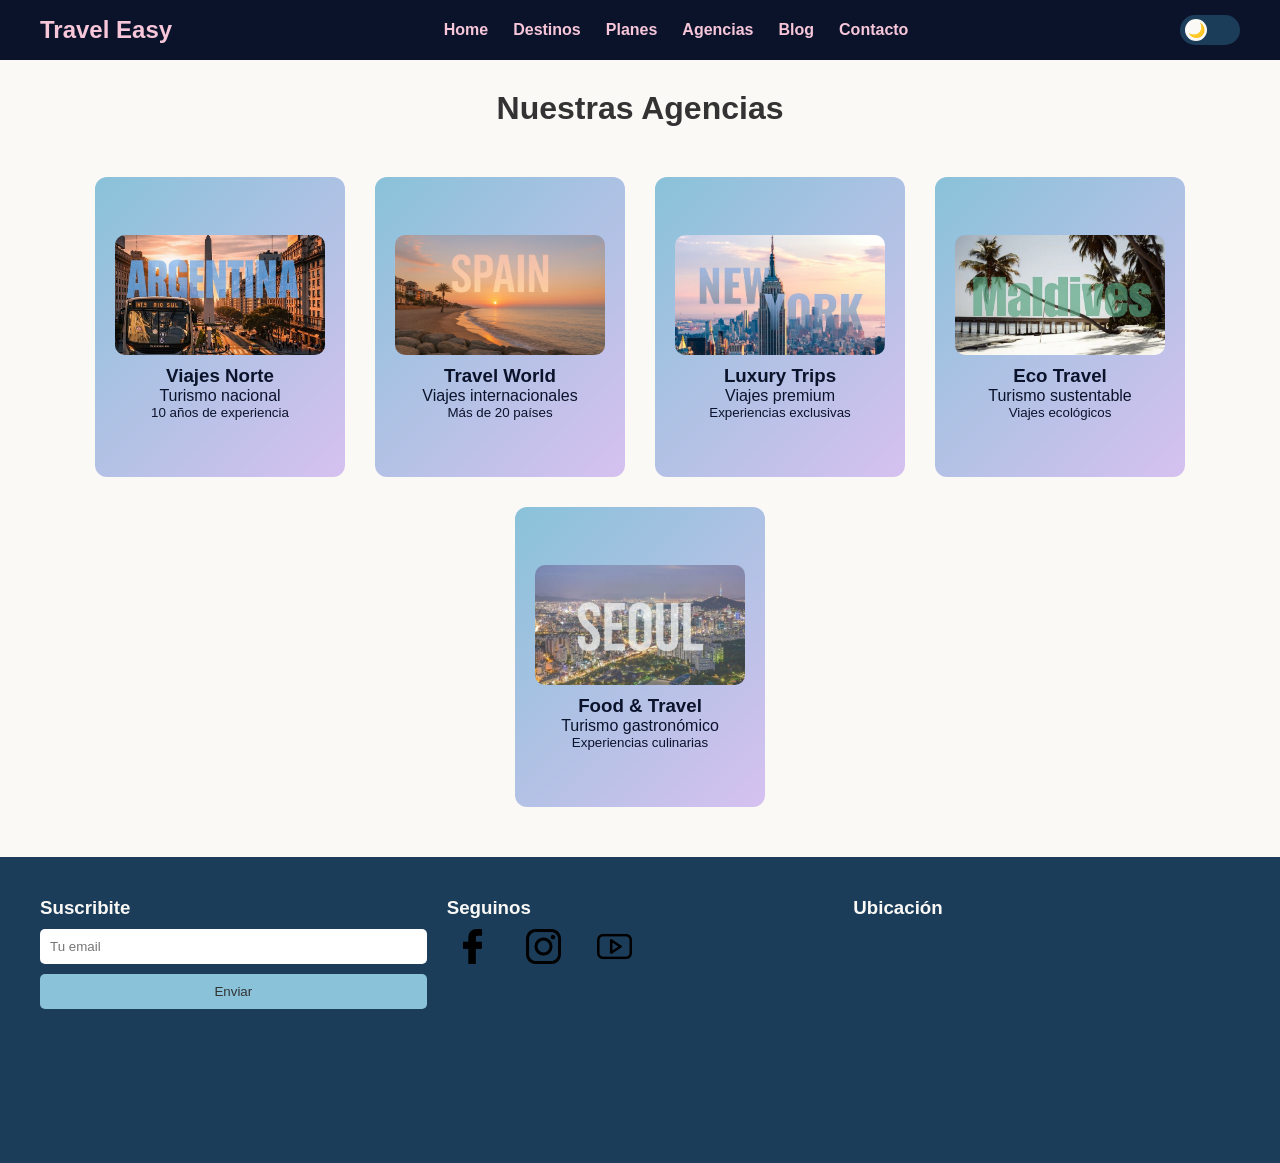
<file: agencia.html>
<!DOCTYPE html>
<html lang="es">
<head>
  <meta charset="UTF-8">
  <title>Agencias</title>

  <link rel="stylesheet" href="./css/styles.css">
  <link rel="stylesheet" href="./css/agencias.css">
</head>
<body>

<header>
  <nav class="navbar">
    <h2><a href="./index.html" class="logo">Travel Easy</a></h2>
<ul>

  <li><a href="./index.html">Home</a></li>

  <li class="dropdown">
    <a href="./destino.html">Destinos</a>
    <div class="mega-menu">
      <div>
        <h4>Argentina</h4>
        <p>Jujuy</p>
        <p>Mendoza</p>
        <p>Bariloche</p>
      </div>
      <div>
        <h4>Internacional</h4>
        <p>Brasil</p>
        <p>España</p>
        <p>Italia</p>
      </div>
      <div>
        <h4>Populares</h4>
        <p>Playas</p>
        <p>Montañas</p>
        <p>Ciudades</p>
      </div>
    </div>
  </li>

  <li>
    <a href="./precio.html">Planes</a>
    <div class="mega-menu">
      <div>
        <h4>Ofertas</h4>
        <p>Promo verano</p>
        <p>Descuentos</p>
      </div>
      <div>
        <h4>Planes</h4>
        <p>Premium</p>
        <p>Económico</p>
      </div>
    </div>
  </li>

  <li>
    <a href="./agencia.html">Agencias</a>
  </li>

  <li>
    <a href="./blog.html">Blog</a>
  </li>

  <li>
    <a href="./contacto.html">Contacto</a>
  </li>

</ul>
         <button id="toggleDark" class="toggle-btn">
  <span class="icon">🌙</span>
</button>
  </nav>
</header>


<!-- ================= CONTENIDO ================= -->
<main>

  <h1 style="text-align:center; margin-top:30px;">Nuestras Agencias</h1>

<section class="agencias">

  <!-- CARD 1 -->
  <div class="card">
    <div class="card-inner">
      <div class="card-front">
  <img src="./assets/img/norte.jpg" alt="Viajes Norte">
  <h3>Viajes Norte</h3>
  <p>Turismo nacional</p>
  <small>10 años de experiencia</small>
</div>

      <div class="card-back">
        <p>Paquetes por todo Argentina</p>
        <p>Incluye: transporte + hotel</p>

        <div class="rating">
          <input type="radio" id="star5-1" name="rating1"><label for="star5-1">★</label>
          <input type="radio" id="star4-1" name="rating1"><label for="star4-1">★</label>
          <input type="radio" id="star3-1" name="rating1"><label for="star3-1">★</label>
          <input type="radio" id="star2-1" name="rating1"><label for="star2-1">★</label>
          <input type="radio" id="star1-1" name="rating1"><label for="star1-1">★</label>
        </div>
      </div>
    </div>
  </div>

  <!-- CARD 2 -->
  <div class="card">
    <div class="card-inner">
      <div class="card-front">
        <img src="./assets/img/world.jpg" alt="Travel World">
        <h3>Travel World</h3>
        <p>Viajes internacionales</p>
        <small>Más de 20 países</small>
      </div>

      <div class="card-back">
        <p>Europa, Asia y América</p>
        <p>Asistencia 24/7</p>

        <div class="rating">
          <input type="radio" id="star5-2" name="rating2"><label for="star5-2">★</label>
          <input type="radio" id="star4-2" name="rating2"><label for="star4-2">★</label>
          <input type="radio" id="star3-2" name="rating2"><label for="star3-2">★</label>
          <input type="radio" id="star2-2" name="rating2"><label for="star2-2">★</label>
          <input type="radio" id="star1-2" name="rating2"><label for="star1-2">★</label>
        </div>
      </div>
    </div>
  </div>

  <!-- CARD 3 -->
  <div class="card">
    <div class="card-inner">
      <div class="card-front">
        <img src="./assets/img/luxury.jpg" alt="Luxury Trips">
        <h3>Luxury Trips</h3>
        <p>Viajes premium</p>
        <small>Experiencias exclusivas</small>
      </div>

      <div class="card-back">
        <p>Hoteles 5 estrellas</p>
        <p>Servicios VIP</p>

        <div class="rating">
          <input type="radio" id="star5-3" name="rating3"><label for="star5-3">★</label>
          <input type="radio" id="star4-3" name="rating3"><label for="star4-3">★</label>
          <input type="radio" id="star3-3" name="rating3"><label for="star3-3">★</label>
          <input type="radio" id="star2-3" name="rating3"><label for="star2-3">★</label>
          <input type="radio" id="star1-3" name="rating3"><label for="star1-3">★</label>
        </div>
      </div>
    </div>
  </div>

  <!-- CARD 4 -->
  <div class="card">
    <div class="card-inner">
      <div class="card-front">
        <img src="./assets/img/eco.jpg" alt="Eco Travel">
        <h3>Eco Travel</h3>
        <p>Turismo sustentable</p>
        <small>Viajes ecológicos</small>
      </div>

      <div class="card-back">
        <p>Destinos naturales</p>
        <p>Actividades al aire libre</p>

        <div class="rating">
          <input type="radio" id="star5-4" name="rating4"><label for="star5-4">★</label>
          <input type="radio" id="star4-4" name="rating4"><label for="star4-4">★</label>
          <input type="radio" id="star3-4" name="rating4"><label for="star3-4">★</label>
          <input type="radio" id="star2-4" name="rating4"><label for="star2-4">★</label>
          <input type="radio" id="star1-4" name="rating4"><label for="star1-4">★</label>
        </div>
      </div>
    </div>
  </div>

  <!-- CARD 5 -->
  <div class="card">
    <div class="card-inner">
      <div class="card-front">
        <img src="./assets/img/food.jpg" alt="Food Travel">
        <h3>Food & Travel</h3>
        <p>Turismo gastronómico</p>
        <small>Experiencias culinarias</small>
      </div>

      <div class="card-back">
        <p>Rutas gastronómicas</p>
        <p>Degustaciones incluidas</p>

        <div class="rating">
          <input type="radio" id="star5-5" name="rating5"><label for="star5-5">★</label>
          <input type="radio" id="star4-5" name="rating5"><label for="star4-5">★</label>
          <input type="radio" id="star3-5" name="rating5"><label for="star3-5">★</label>
          <input type="radio" id="star2-5" name="rating5"><label for="star2-5">★</label>
          <input type="radio" id="star1-5" name="rating5"><label for="star1-5">★</label>
        </div>
      </div>
    </div>
  </div>

</section>

</main>

<footer>
  <div class="footer-container">

    <!-- Newsletter -->
    <div class="footer-form">
      <h3>Suscribite</h3>
      <input type="email" placeholder="Tu email">
      <button>Enviar</button>
    </div>

    <!-- Redes -->
<div class="redes">
  <h3>Seguinos</h3>

  <div class="iconos">
    <a href="#"><img class="icono" src="./assets/iconos/face.png"></a>
    <a href="#"><img class="icono" src="./assets/iconos/insta.png"></a>
    <a href="#"><img class="icono" src="./assets/iconos/yt.png"></a>
  </div>
</div>

    <div class="mapa">
      <h3>Ubicación</h3>
      <iframe 
        src="https://www.google.com/maps?q=Jujuy&output=embed">
      </iframe>
    </div>

  </div>
</footer>
<script src="./js/theme-toogle.js"></script>
</body>
</html>
</file>
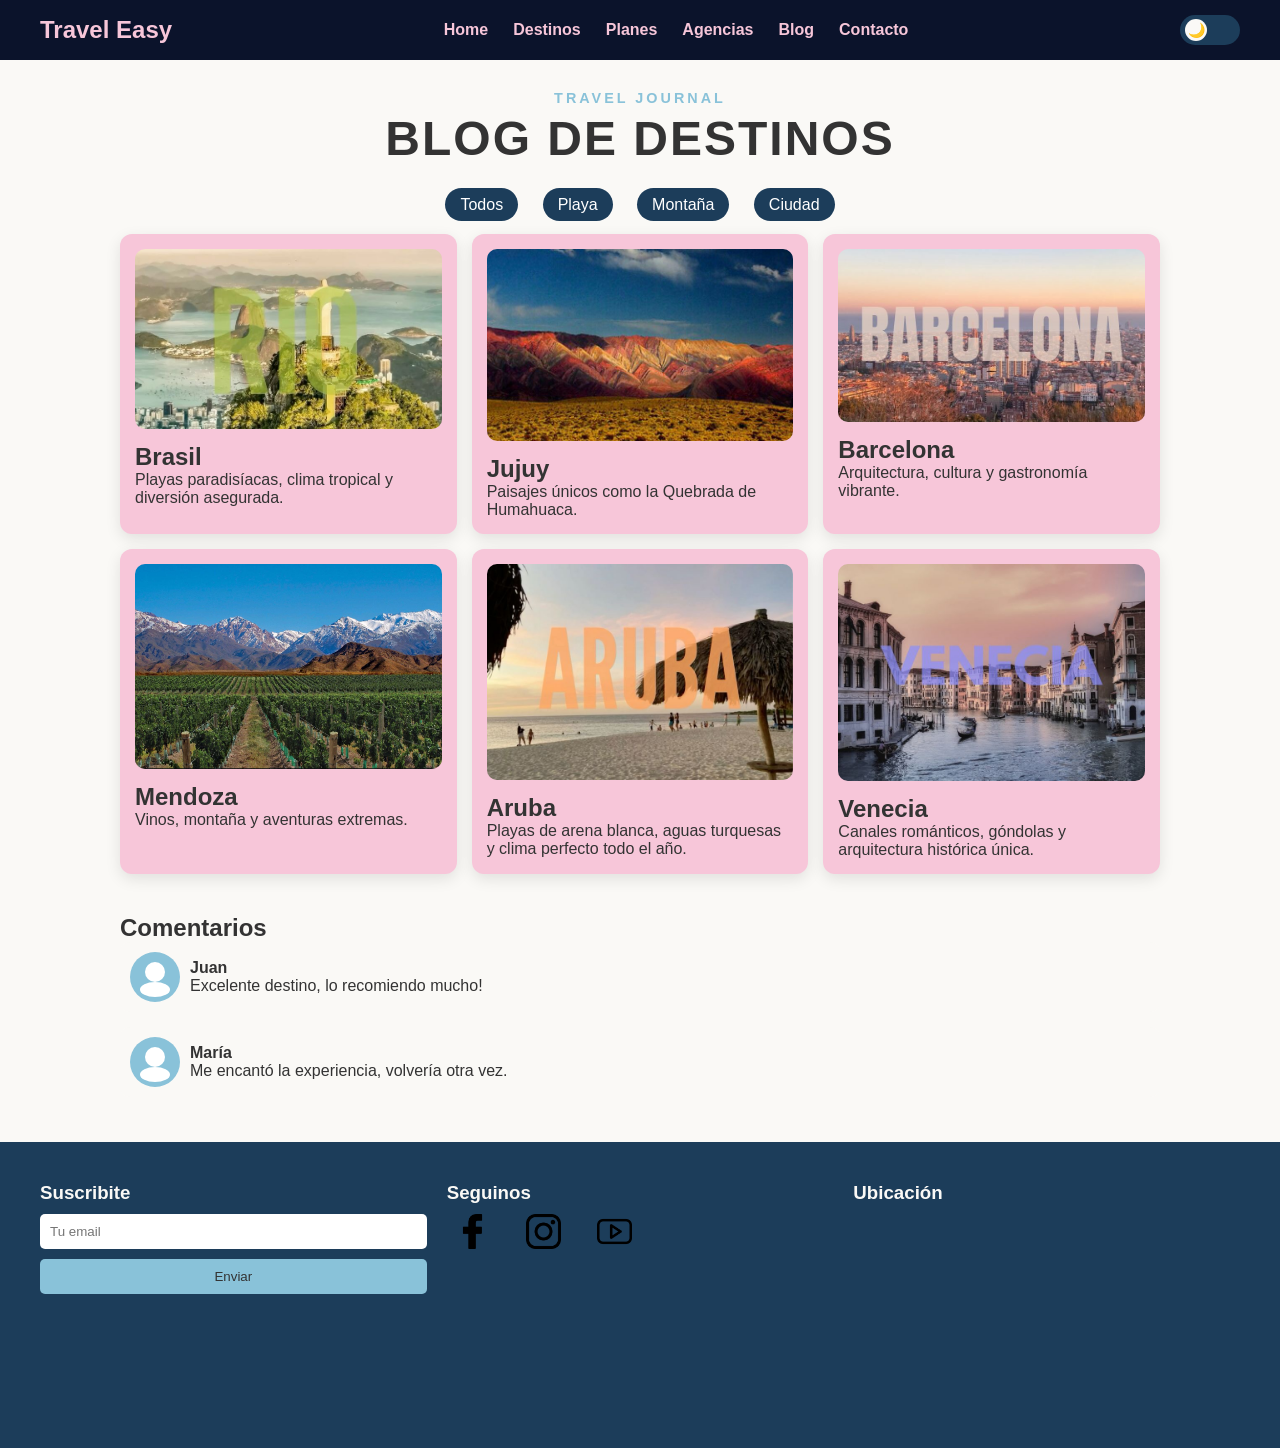
<file: blog.html>
<!DOCTYPE html>
<html lang="es">
<head>
  <meta charset="UTF-8">
  <title>Blog de Destinos</title>

  <link rel="stylesheet" href="./css/styles.css">
  <link rel="stylesheet" href="./css/blog.css">
</head>
<body>

<header>
  <nav class="navbar">
    <h2><a href="./index.html" class="logo">Travel Easy</a></h2>
<ul>

  <li><a href="./index.html">Home</a></li>

  <li class="dropdown">
    <a href="./destino.html">Destinos</a>
    <div class="mega-menu">
      <div>
        <h4>Argentina</h4>
        <p>Jujuy</p>
        <p>Mendoza</p>
        <p>Bariloche</p>
      </div>
      <div>
        <h4>Internacional</h4>
        <p>Brasil</p>
        <p>España</p>
        <p>Italia</p>
      </div>
      <div>
        <h4>Populares</h4>
        <p>Playas</p>
        <p>Montañas</p>
        <p>Ciudades</p>
      </div>
    </div>
  </li>

  <li>
    <a href="./precio.html">Planes</a>
    <div class="mega-menu">
      <div>
        <h4>Ofertas</h4>
        <p>Promo verano</p>
        <p>Descuentos</p>
      </div>
      <div>
        <h4>Planes</h4>
        <p>Premium</p>
        <p>Económico</p>
      </div>
    </div>
  </li>

  <li>
    <a href="./agencia.html">Agencias</a>
  </li>

  <li>
    <a href="./blog.html">Blog</a>
  </li>

  <li>
    <a href="./contacto.html">Contacto</a>
  </li>

</ul>
         <button id="toggleDark" class="toggle-btn">
  <span class="icon">🌙</span>
</button>
  </nav>
</header>


<section class="blog">

  <h1>Blog de Destinos</h1>

  <!-- INPUTS FUERA -->
<input type="radio" name="filtro" id="todos" checked>
<input type="radio" name="filtro" id="playa">
<input type="radio" name="filtro" id="montaña">
<input type="radio" name="filtro" id="ciudad">

<!-- LABELS -->
<div class="filtros">
  <label for="todos">Todos</label>
  <label for="playa">Playa</label>
  <label for="montaña">Montaña</label>
  <label for="ciudad">Ciudad</label>
</div>

  <!-- GRID REVISTA -->
<div class="grid-blog">

  <article class="card playa reveal">
    <img src="./assets/img/rio.jpg">
    <h2>Brasil</h2>
    <p>Playas paradisíacas, clima tropical y diversión asegurada.</p>
  </article>

  <article class="card montaña reveal">
    <img src="./assets/img/jujuy.jpg">
    <h2>Jujuy</h2>
    <p>Paisajes únicos como la Quebrada de Humahuaca.</p>
  </article>

  <article class="card ciudad reveal">
    <img src="./assets/img/barcelona2.jpg">
    <h2>Barcelona</h2>
    <p>Arquitectura, cultura y gastronomía vibrante.</p>
  </article>

  <article class="card montaña reveal">
    <img src="./assets/img/mendoza.jpg">
    <h2>Mendoza</h2>
    <p>Vinos, montaña y aventuras extremas.</p>
  </article>

  <article class="card playa reveal">
  <img src="./assets/img/aruba.jpg">
  <h2>Aruba</h2>
  <p>Playas de arena blanca, aguas turquesas y clima perfecto todo el año.</p>
</article>

  <article class="card ciudad reveal">
  <img src="./assets/img/venecia.jpg">
  <h2>Venecia</h2>
  <p>Canales románticos, góndolas y arquitectura histórica única.</p>
</article>

</div>

  <!-- COMENTARIOS -->
  <div class="comentarios">
    <h2>Comentarios</h2>

    <div class="comentario">
      <div class="avatar"></div>
      <div class="contenido">
        <h4>Juan</h4>
        <p>Excelente destino, lo recomiendo mucho!</p>
      </div>
    </div>

    <div class="comentario">
      <div class="avatar"></div>
      <div class="contenido">
        <h4>María</h4>
        <p>Me encantó la experiencia, volvería otra vez.</p>
      </div>
    </div>

  </div>

</section>

<footer>
  <div class="footer-container">

    <div class="footer-form">
      <h3>Suscribite</h3>
      <input type="email" placeholder="Tu email">
      <button>Enviar</button>
    </div>

<div class="redes">
  <h3>Seguinos</h3>

  <div class="iconos">
    <a href="#"><img class="icono" src="./assets/iconos/face.png"></a>
    <a href="#"><img class="icono" src="./assets/iconos/insta.png"></a>
    <a href="#"><img class="icono" src="./assets/iconos/yt.png"></a>
  </div>
</div>

    <div class="mapa">
      <h3>Ubicación</h3>
      <iframe src="https://www.google.com/maps?q=Jujuy&output=embed"></iframe>
    </div>

  </div>
</footer>
<script src="./js/blog.js"></script>
<script src="./js/theme-toogle.js"></script>
</body>
</html>
</file>
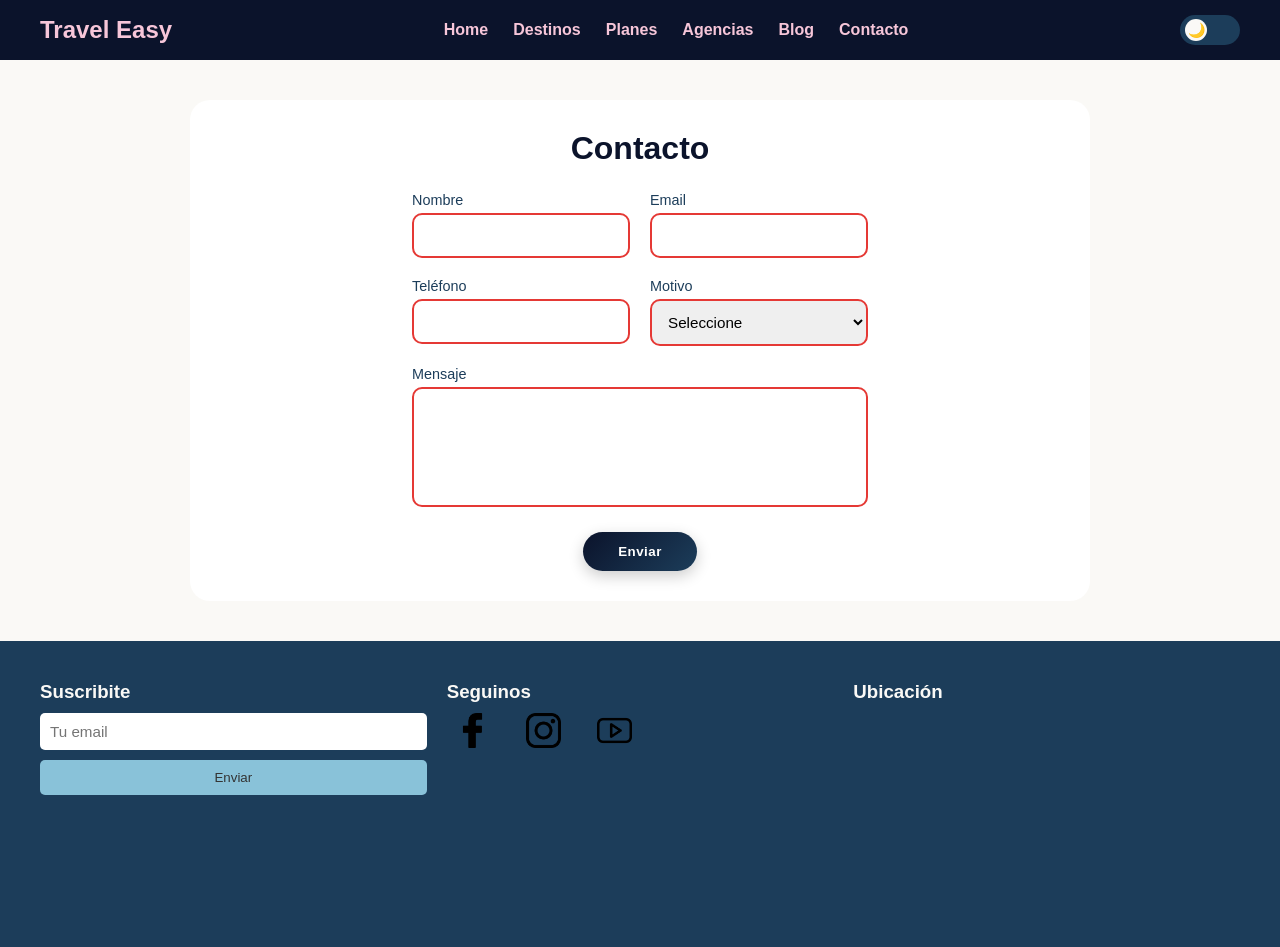
<file: contacto.html>
<!DOCTYPE html>
<html lang="es">
<head>
  <meta charset="UTF-8">
  <title>Contacto</title>
  <link rel="stylesheet" href="./css/styles.css">
  <link rel="stylesheet" href="./css/contacto.css">
</head>
<body>
<header>
  <nav class="navbar">
    <h2><a href="./index.html" class="logo">Travel Easy</a></h2>
<ul>

  <li><a href="./index.html">Home</a></li>

  <li>
    <a href="./destino.html">Destinos</a>
    <div class="mega-menu">
      <div>
        <h4>Argentina</h4>
        <p>Jujuy</p>
        <p>Mendoza</p>
        <p>Bariloche</p>
      </div>
      <div>
        <h4>Internacional</h4>
        <p>Brasil</p>
        <p>España</p>
        <p>Italia</p>
      </div>
      <div>
        <h4>Populares</h4>
        <p>Playas</p>
        <p>Montañas</p>
        <p>Ciudades</p>
      </div>
    </div>
  </li>

  <li>
    <a href="./precio.html">Planes</a>
    <div class="mega-menu">
      <div>
        <h4>Ofertas</h4>
        <p>Promo verano</p>
        <p>Descuentos</p>
      </div>
      <div>
        <h4>Planes</h4>
        <p>Premium</p>
        <p>Económico</p>
      </div>
    </div>
  </li>

  <li>
    <a href="./agencia.html">Agencias</a>
  </li>

  <li>
    <a href="./blog.html">Blog</a>
  </li>

  <li>
    <a href="./contacto.html">Contacto</a>
  </li>

</ul>
         <button id="toggleDark" class="toggle-btn">
  <span class="icon">🌙</span>
</button>
  </nav>
</header>

<section class="contacto">
  <h1>Contacto</h1>

  <form id="formulario">

    <div class="grid-form">

      <div class="campo">
        <label>Nombre</label>
        <input type="text" required>
      </div>

      <div class="campo">
        <label>Email</label>
        <input type="email" required>
      </div>

      <div class="campo">
        <label>Teléfono</label>
        <input type="tel" pattern="[0-9]{10}" required>
      </div>

      <div class="campo">
        <label>Motivo</label>
        <select required>
          <option value="">Seleccione</option>
          <option>Consulta</option>
          <option>Reserva</option>
          <option>Soporte</option>
        </select>
      </div>

      <div class="campo full">
        <label>Mensaje</label>
        <textarea required></textarea>
      </div>

    </div>

    <button type="submit" class="btn-enviar">
      Enviar
    </button>

  </form>
  
</section>
<div class="loader-overlay" id="loader">
  <div class="spinner-grande"></div>
</div>

<!-- MODAL -->
<div class="modal" id="modal">
  <div class="modal-content">
    <h2>¡Mensaje enviado!</h2>
    <p>Nos pondremos en contacto pronto.</p>
    <button id="cerrarModal">Cerrar</button>
  </div>
</div>

<footer>
  <div class="footer-container">

    <!-- Newsletter -->
    <div class="footer-form">
      <h3>Suscribite</h3>
      <input type="email" placeholder="Tu email">
      <button>Enviar</button>
    </div>

    <!-- Redes -->
<div class="redes">
  <h3>Seguinos</h3>

  <div class="iconos">
    <a href="#"><img class="icono" src="./assets/iconos/face.png"></a>
    <a href="#"><img class="icono" src="./assets/iconos/insta.png"></a>
    <a href="#"><img class="icono" src="./assets/iconos/yt.png"></a>
  </div>
</div>

    <!-- Mapa -->
    <div class="mapa">
      <h3>Ubicación</h3>
      <iframe 
        src="https://www.google.com/maps?q=Jujuy&output=embed">
      </iframe>
    </div>

  </div>
</footer>

<script src="./js/contacto.js"></script>
<script src="./js/theme-toogle.js"></script>
</body>
</html>
</file>
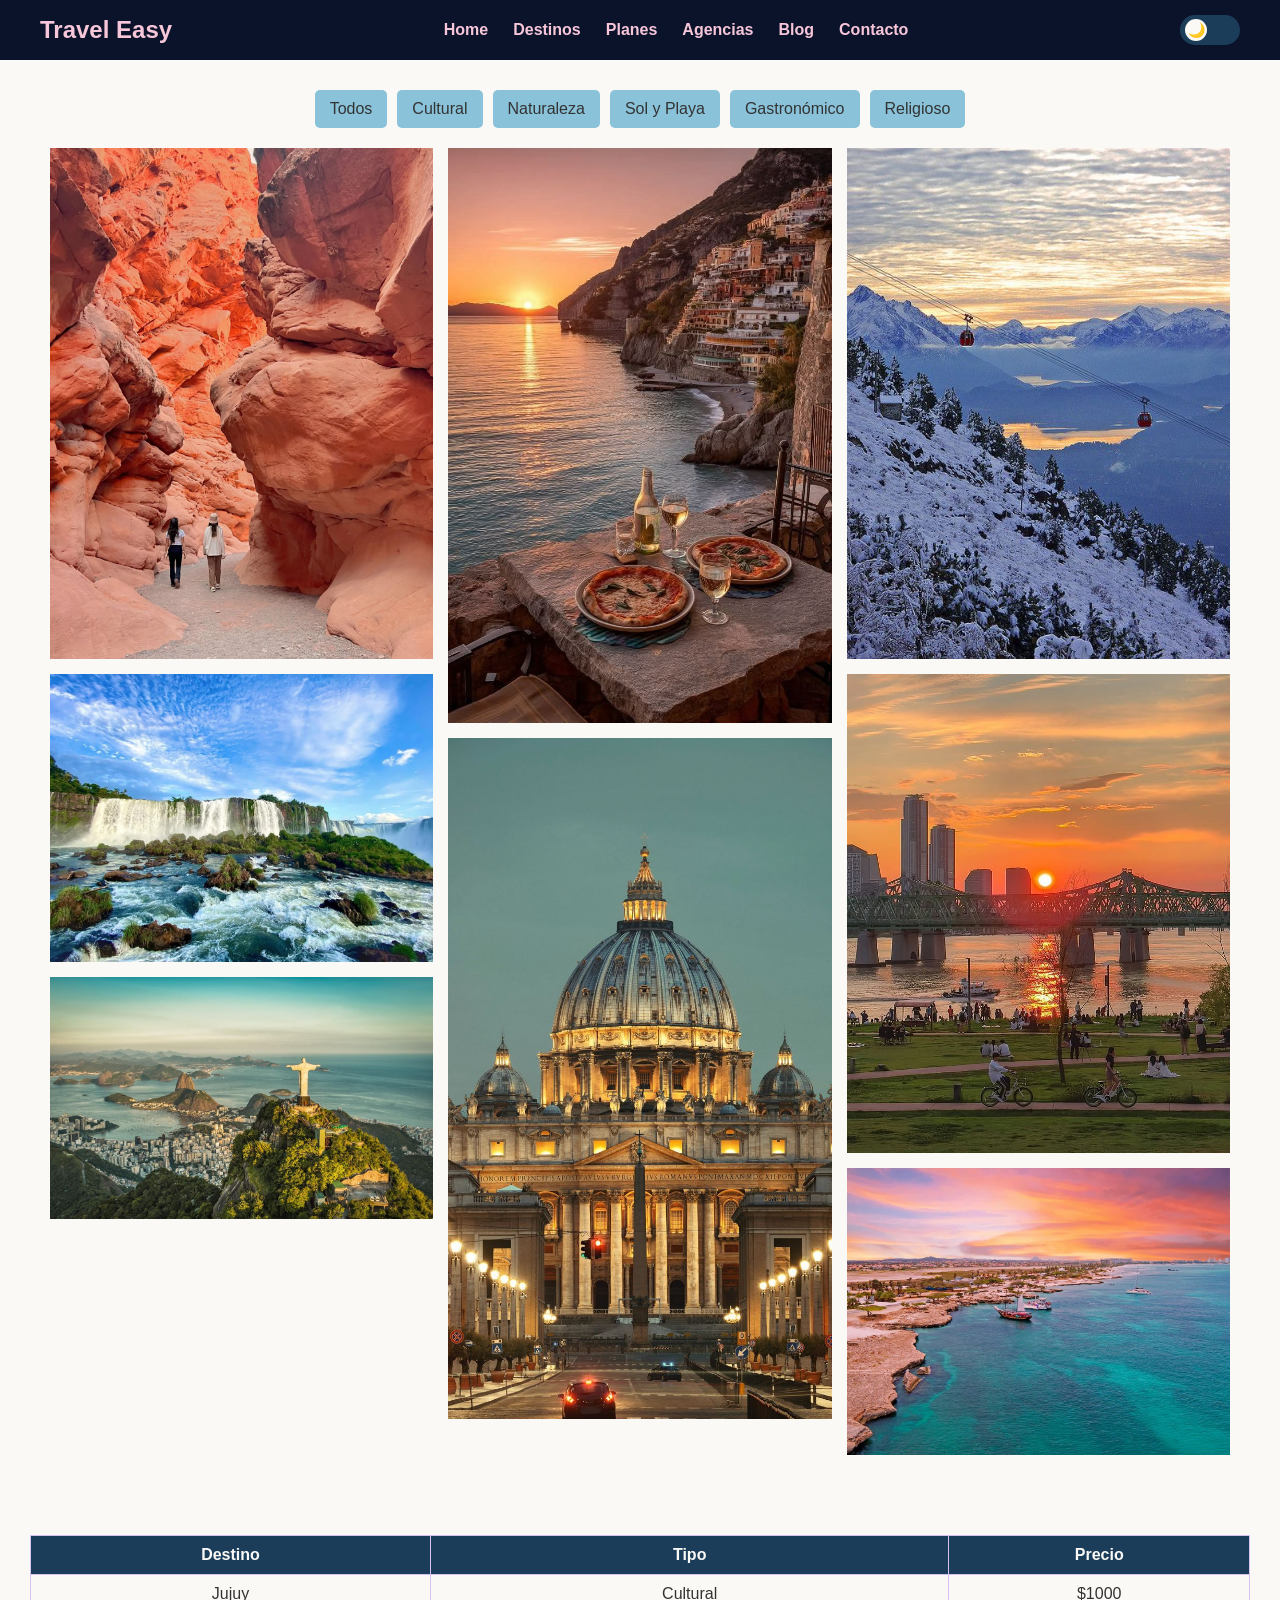
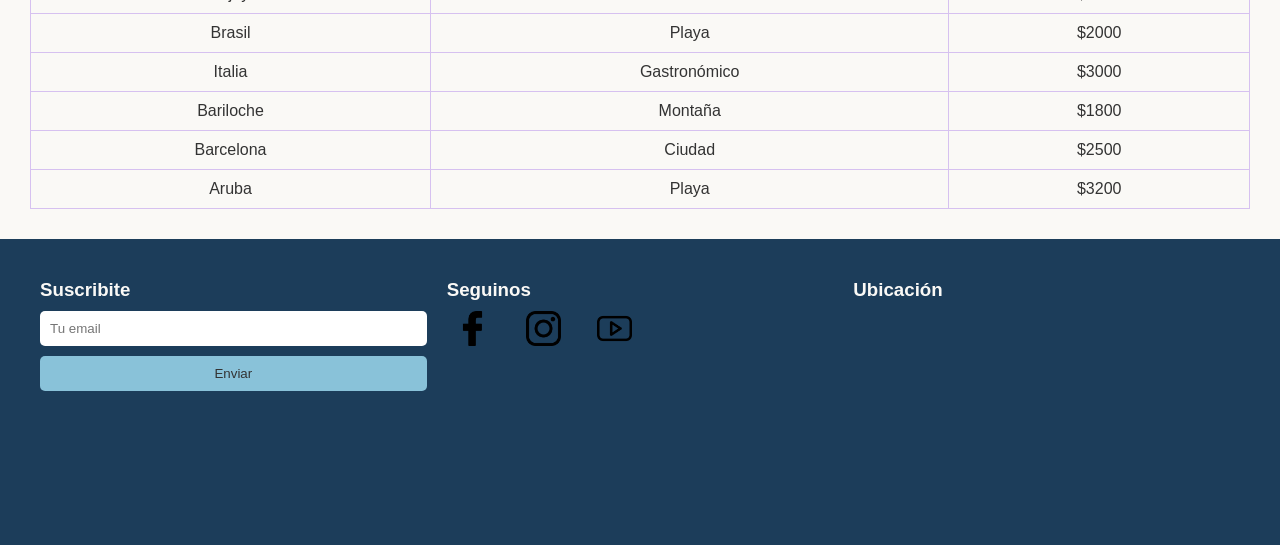
<file: destino.html>
<!DOCTYPE html>
<html lang="es">
<head>
  <meta charset="UTF-8">
  <title>Destinos</title>
  <link rel="stylesheet" href="./css/styles.css">
  <link rel="stylesheet" href="./css/destinos.css">
</head>
<body>

<!-- ================= HEADER ================= -->
<header>
  <nav class="navbar">
    <h2><a href="./index.html" class="logo">Travel Easy</a></h2>
<ul>

  <li><a href="./index.html">Home</a></li>

  <li class="dropdown">
    <a href="./destino.html">Destinos</a>
    <div class="mega-menu">
      <div>
        <h4>Argentina</h4>
        <p>Jujuy</p>
        <p>Mendoza</p>
        <p>Bariloche</p>
      </div>
      <div>
        <h4>Internacional</h4>
        <p>Brasil</p>
        <p>España</p>
        <p>Italia</p>
      </div>
      <div>
        <h4>Populares</h4>
        <p>Playas</p>
        <p>Montañas</p>
        <p>Ciudades</p>
      </div>
    </div>
  </li>

  <li>
    <a href="./precio.html">Planes</a>
    <div class="mega-menu">
      <div>
        <h4>Ofertas</h4>
        <p>Promo verano</p>
        <p>Descuentos</p>
      </div>
      <div>
        <h4>Planes</h4>
        <p>Premium</p>
        <p>Económico</p>
      </div>
    </div>
  </li>

  <li>
    <a href="./agencia.html">Agencias</a>
  </li>

  <li>
    <a href="./blog.html">Blog</a>
  </li>

  <li>
    <a href="./contacto.html">Contacto</a>
  </li>

</ul>
         <button id="toggleDark" class="toggle-btn">
  <span class="icon">🌙</span>
</button>
  </nav>
</header>

<main>

<!-- ================= FILTROS ================= -->
<section class="filtros">

  <input type="radio" name="filtro" id="todos" checked>
  <input type="radio" name="filtro" id="cultural">
  <input type="radio" name="filtro" id="naturaleza">
  <input type="radio" name="filtro" id="playa">
  <input type="radio" name="filtro" id="gastronomia">
  <input type="radio" name="filtro" id="religioso">

  <div class="botones">
    <label for="todos">Todos</label>
    <label for="cultural">Cultural</label>
    <label for="naturaleza">Naturaleza</label>
    <label for="playa">Sol y Playa</label>
    <label for="gastronomia">Gastronómico</label>
    <label for="religioso">Religioso</label>
  </div>
  
<!-- ================= GALERÍA ================= -->
  <div class="galeria">

    <div class="item cultural">
    <img src="./assets/img/jujuy2.jpg">
    <div class="overlay">Jujuy</div>
  </div>
    <div class="item naturaleza">
    <img src="./assets/img/cataratas.jpg">
    <div class="overlay">Cataratas</div>
  </div>
    <div class="item playa">
    <img src="./assets/img/brasil.jpg">
    <div class="overlay">Brasil</div>
  </div>
    <div class="item gastronomia">
    <img src="./assets/img/italia.jpg">
    <div class="overlay">Italia</div>
  </div>
    <div class="item religioso">
    <img src="./assets/img/vaticano.jpg">
    <div class="overlay">Vaticano</div>
  </div>
  <div class="item montaña">
  <img src="./assets/img/bariloche2.jpg">
  <div class="overlay">Bariloche</div>
</div>
<div class="item ciudad">
  <img src="./assets/img/seul.jpg">
  <div class="overlay">Seul</div>
</div>
<div class="item playa">
  <img src="./assets/img/aruba2.jpg">
  <div class="overlay">Aruba</div>
</div>

  </div>

</section>


<!-- ================= TABLA ================= -->
<section class="tabla">
  <table>
    <thead>
      <tr>
        <th>Destino</th>
        <th>Tipo</th>
        <th>Precio</th>
      </tr>
    </thead>

    <tbody>
      <tr>
        <td data-label="Destino">Jujuy</td>
        <td data-label="Tipo">Cultural</td>
        <td data-label="Precio">$1000</td>
      </tr>

      <tr>
        <td data-label="Destino">Brasil</td>
        <td data-label="Tipo">Playa</td>
        <td data-label="Precio">$2000</td>
      </tr>

      <tr>
        <td data-label="Destino">Italia</td>
        <td data-label="Tipo">Gastronómico</td>
        <td data-label="Precio">$3000</td>
      </tr>

      <!-- NUEVOS -->
      <tr>
        <td data-label="Destino">Bariloche</td>
        <td data-label="Tipo">Montaña</td>
        <td data-label="Precio">$1800</td>
      </tr>

      <tr>
        <td data-label="Destino">Barcelona</td>
        <td data-label="Tipo">Ciudad</td>
        <td data-label="Precio">$2500</td>
      </tr>

      <tr>
        <td data-label="Destino">Aruba</td>
        <td data-label="Tipo">Playa</td>
        <td data-label="Precio">$3200</td>
      </tr>

    </tbody>
  </table>
</section>

</main>

<!-- ================= FOOTER ================= -->
<footer>
  <div class="footer-container">

    <!-- Newsletter -->
    <div class="footer-form">
      <h3>Suscribite</h3>
      <input type="email" placeholder="Tu email">
      <button>Enviar</button>
    </div>

    <!-- Redes -->
<div class="redes">
  <h3>Seguinos</h3>

  <div class="iconos">
    <a href="#"><img class="icono" src="./assets/iconos/face.png"></a>
    <a href="#"><img class="icono" src="./assets/iconos/insta.png"></a>
    <a href="#"><img class="icono" src="./assets/iconos/yt.png"></a>
  </div>
</div>

    <!-- Mapa -->
    <div class="mapa">
      <h3>Ubicación</h3>
      <iframe 
        src="https://www.google.com/maps?q=Jujuy&output=embed">
      </iframe>
    </div>

  </div>
</footer>
<script src="./js/theme-toogle.js"></script>

</body>
</html>
</file>
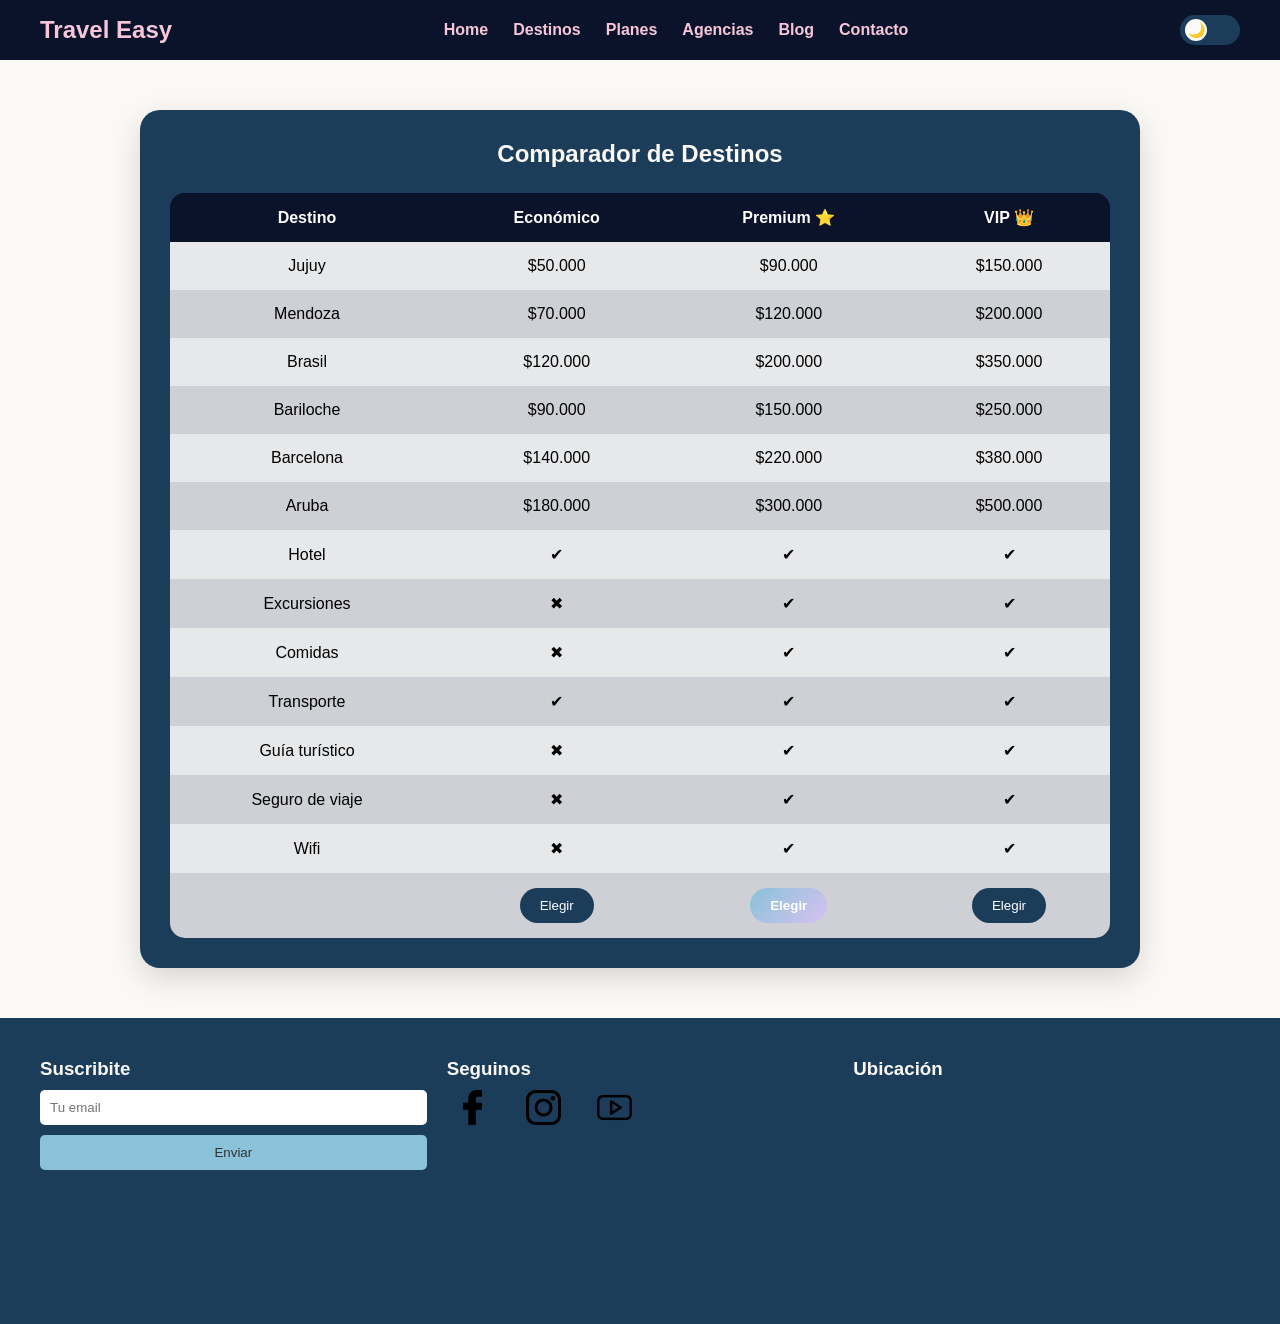
<file: precio.html>
<!DOCTYPE html>
<html lang="es">
<head>
  <meta charset="UTF-8">
  <title>Precios</title>

  <link rel="stylesheet" href="./css/styles.css">
  <link rel="stylesheet" href="./css/precios.css">
</head>
<body>

<!-- HEADER -->
<header>
  <nav class="navbar">
    <h2><a href="./index.html" class="logo">Travel Easy</a></h2>
<ul>

  <li><a href="./index.html">Home</a></li>

  <li class="dropdown">
    <a href="./destino.html">Destinos</a>
    <div class="mega-menu">
      <div>
        <h4>Argentina</h4>
        <p>Jujuy</p>
        <p>Mendoza</p>
        <p>Bariloche</p>
      </div>
      <div>
        <h4>Internacional</h4>
        <p>Brasil</p>
        <p>España</p>
        <p>Italia</p>
      </div>
      <div>
        <h4>Populares</h4>
        <p>Playas</p>
        <p>Montañas</p>
        <p>Ciudades</p>
      </div>
    </div>
  </li>

  <li>
    <a href="./precio.html">Planes</a>
    <div class="mega-menu">
      <div>
        <h4>Ofertas</h4>
        <p>Promo verano</p>
        <p>Descuentos</p>
      </div>
      <div>
        <h4>Planes</h4>
        <p>Premium</p>
        <p>Económico</p>
      </div>
    </div>
  </li>

  <li>
    <a href="./agencia.html">Agencias</a>
  </li>

  <li>
    <a href="./blog.html">Blog</a>
  </li>

  <li>
    <a href="./contacto.html">Contacto</a>
  </li>

</ul>
         <button id="toggleDark" class="toggle-btn">
  <span class="icon">🌙</span>
</button>
  </nav>
</header>

<!-- SECCIÓN PRECIOS -->
<section class="precios">
  <h1>Comparador de Destinos</h1>

  <table class="tabla-precios">
    <thead>
      <tr>
        <th>Destino</th>
        <th>Económico</th>
        <th>Premium ⭐</th>
        <th>VIP 👑</th>
      </tr>
    </thead>

    <tbody>

      <!-- DESTINOS -->
      <tr>
        <td>Jujuy</td>
        <td>$50.000</td>
        <td>$90.000</td>
        <td>$150.000</td>
      </tr>

      <tr>
        <td>Mendoza</td>
        <td>$70.000</td>
        <td>$120.000</td>
        <td>$200.000</td>
      </tr>

      <tr>
        <td>Brasil</td>
        <td>$120.000</td>
        <td>$200.000</td>
        <td>$350.000</td>
      </tr>

      <tr>
        <td>Bariloche</td>
        <td>$90.000</td>
        <td>$150.000</td>
        <td>$250.000</td>
      </tr>

      <tr>
        <td>Barcelona</td>
        <td>$140.000</td>
        <td>$220.000</td>
        <td>$380.000</td>
      </tr>

      <tr>
        <td>Aruba</td>
        <td>$180.000</td>
        <td>$300.000</td>
        <td>$500.000</td>
      </tr>

      <!-- SERVICIOS -->
      <tr>
        <td>Hotel</td>
        <td class="tooltip">✔
          <span>Alojamiento básico</span>
        </td>
        <td class="tooltip">✔
          <span>Hotel 4 estrellas</span>
        </td>
        <td class="tooltip">✔
          <span>Hotel 5 estrellas premium</span>
        </td>
      </tr>

      <tr>
        <td>Excursiones</td>
        <td class="tooltip">✖
          <span>No incluye excursiones</span>
        </td>
        <td class="tooltip">✔
          <span>Excursiones guiadas</span>
        </td>
        <td class="tooltip">✔
          <span>Acceso ilimitado</span>
        </td>
      </tr>

      <tr>
        <td>Comidas</td>
        <td class="tooltip">✖
          <span>No incluye comidas</span>
        </td>
        <td class="tooltip">✔
          <span>Desayuno incluido</span>
        </td>
        <td class="tooltip">✔
          <span>All inclusive</span>
        </td>
      </tr>

      <tr>
        <td>Transporte</td>
        <td class="tooltip">✔
          <span>Transporte básico</span>
        </td>
        <td class="tooltip">✔
          <span>Transporte cómodo</span>
        </td>
        <td class="tooltip">✔
          <span>Transporte premium</span>
        </td>
      </tr>

      <tr>
        <td>Guía turístico</td>
        <td class="tooltip">✖
          <span>No incluye guía</span>
        </td>
        <td class="tooltip">✔
          <span>Guía en excursiones</span>
        </td>
        <td class="tooltip">✔
          <span>Guía personalizado 24/7</span>
        </td>
      </tr>

      <tr>
        <td>Seguro de viaje</td>
        <td class="tooltip">✖
          <span>No incluido</span>
        </td>
        <td class="tooltip">✔
          <span>Cobertura básica</span>
        </td>
        <td class="tooltip">✔
          <span>Cobertura total premium</span>
        </td>
      </tr>

      <tr>
        <td>Wifi</td>
        <td class="tooltip">✖
          <span>No incluye</span>
        </td>
        <td class="tooltip">✔
          <span>Wifi en hotel</span>
        </td>
        <td class="tooltip">✔
          <span>Wifi ilimitado</span>
        </td>
      </tr>

      <!-- BOTONES -->
      <tr>
        <td></td>
        <td><button class="btn-plan">Elegir</button></td>
        <td><button class="btn-plan destacado">Elegir</button></td>
        <td><button class="btn-plan">Elegir</button></td>
      </tr>

    </tbody>
  </table>
</section>

<!-- FOOTER -->
<footer>
  <div class="footer-container">

    <div class="footer-form">
      <h3>Suscribite</h3>
      <input type="email" placeholder="Tu email">
      <button>Enviar</button>
    </div>

<div class="redes">
  <h3>Seguinos</h3>

  <div class="iconos">
    <a href="#"><img class="icono" src="./assets/iconos/face.png"></a>
    <a href="#"><img class="icono" src="./assets/iconos/insta.png"></a>
    <a href="#"><img class="icono" src="./assets/iconos/yt.png"></a>
  </div>
</div>

    <div class="mapa">
      <h3>Ubicación</h3>
      <iframe src="https://www.google.com/maps?q=Jujuy&output=embed"></iframe>
    </div>

  </div>
</footer>
<script src="./js/theme-toogle.js"></script>
</body>
</html>
</file>
<file: css/styles.css>
:root {
  --midnight: #0b132b;
  --sapphire: #1c3d5a;
  --petal: #f7c6d9;
  --lace: #faf9f6;
  --lavender: #d6c1f0;
  --bridal-blue: #89c2d9;

  --color-primario: var(--midnight);
  --color-secundario: var(--sapphire);
  --color-acento: var(--bridal-blue);
  --color-fondo: var(--lace);
  --color-texto: #333;
}

* {
  margin: 0;
  padding: 0;
  box-sizing: border-box;
  font-family: 'Segoe UI', sans-serif;
}

html {
  scroll-behavior: smooth;
}

section {
  scroll-margin-top: 100px;
}

body {
  background: var(--color-fondo);
  color: var(--color-texto);
}

/* =========================
   HEADER + MEGA MENU
========================= */
header {
  background: var(--color-primario);
  color: white;
  padding: 15px 40px;
  position: sticky;
  top: 0;
  z-index: 1000;
}

.navbar {
  display: flex;
  justify-content: space-between;
  align-items: center;
  width: 100%;
}

.navbar ul {
  list-style: none;
  display: flex;
  gap: 25px;
}

.navbar a {
  color: var(--petal);
  text-decoration: none;
  font-weight: bold;
  position: relative;
}

/* animación underline */
.navbar a::after {
  content: "";
  position: absolute;
  width: 0%;
  height: 2px;
  bottom: -5px;
  left: 0;
  background: var(--bridal-blue);
  transition: 0.3s;
}

.navbar a:hover::after {
  width: 100%;
}

/* Mega menú */
.mega-menu {
  position: absolute;
  top: 100%;
  left: 0;
  width: 100%;
  background: white;
  color: black;
  display: none;
  padding: 30px;
   z-index: 9999;
   border-radius: 10px;
  box-shadow: 0 10px 25px rgba(0,0,0,0.15);

}
.navbar li {
  position: static;
}

.navbar li .mega-menu {
  display: none;
}

.navbar li:hover .mega-menu {
  position: absolute;
  top: 100%;

  left: 0;
  right: 0;   

  width: 100%;

  display: flex;
  justify-content: space-between;
  gap: 20px;

  background: white;
  padding: 30px;
  z-index: 9999;
}

.mega-menu div {
  flex: 1;
}

/* RESPONSIVE MENU */
@media (max-width: 768px) {

  .navbar ul {
    flex-direction: column;
    gap: 10px;
  }

  /* el mega menú NO debe usar hover en mobile */
  .navbar li .mega-menu {
    position: static;
    display: none;
    flex-direction: column;
    width: 100%;
    padding: 15px;
  }

  /* se abre solo si lo activás */
  .navbar li.active .mega-menu {
    display: flex;
  }

  /* columnas corregidas */
  .mega-menu div {
    width: 100%;
  }

  /* desactiva hover en mobile */
  .navbar li:hover .mega-menu {
    display: none;
  }
}

/* =========================
   FOOTER
========================= */
footer {
  background: var(--color-secundario);
  color: var(--lace);
  padding: 40px;
}

.footer-container {
  display: grid;
  grid-template-columns: repeat(auto-fit, minmax(250px,1fr));
  gap: 20px;
}

/* Formulario */
.footer-form input {
  width: 100%;
  padding: 10px;
  margin: 10px 0;
  border: none;
  border-radius: 5px;
}

.footer-form button {
  padding: 10px;
  width: 100%;
  background: var(--bridal-blue);
  border: none;
  color: var(--color-texto);
  cursor: pointer;
  border-radius: 5px;
  transition: 0.3s;
}

.footer-form button:hover {
  background: var(--petal);
}

/* Redes */
.redes {
  display: flex;
  flex-direction: column; 
  align-items: flex-start;
  gap: 10px;
}

.redes a {
  color: white;
  margin-right: 10px;
  font-size: 1.5rem;
  transition: 0.3s;
}

.redes a:hover {
  color: var(--lavender);
}

.iconos {
  display: flex;
  gap: 10px;
}

.icono {
  width: 35px;
  height: 35px;
  object-fit: contain;
  margin: 0 8px;
  transition: 0.3s ease;
  cursor: pointer;
}

.icono:hover {
  transform: scale(1.2);
}

/* Mapa */
.mapa iframe {
  width: 100%;
  height: 200px;
  border: none;
}

/* =========================
   DARK MODE
========================= */
body.dark-mode {

  --lace: #06140f;
  --midnight: #0b2b1e;
  --sapphire: #134a32;

  --color-texto: #e6fff4;

  --bridal-blue: #2ee59d;
  --lavender: #a7f3d0;
  --petal: #e4b02f;

  --color-primario: var(--midnight);
  --color-secundario: var(--sapphire);
  --color-acento: var(--bridal-blue);
  --color-fondo: var(--lace);
}

body.dark-mode header {
  background: #071a12;
}

body.dark-mode .card {
  background: var(--petal);
  border: 1px solid rgba(46, 229, 157, 0.2);
  box-shadow: 0 10px 25px rgba(0,0,0,0.5);
}

body.dark-mode .blog .card {
  background: var(--petal);
  border: none;
  box-shadow: none;
}

body.dark-mode .agencias .card {
  border: none !important;
  background: transparent;
}

body.dark-mode button:hover {
  background: var(--petal);
}

/* =========================
   BOTÓN TOGGLE
========================= */
.toggle-btn {
  width: 60px;
  height: 30px;
  background: var(--sapphire);
  border-radius: 30px;
  border: none;
  cursor: pointer;
  position: relative;
  display: flex;
  align-items: center;
  padding: 5px;
  transition: 0.3s;
}

.toggle-btn .icon {
  width: 22px;
  height: 22px;
  background: var(--lace);
  border-radius: 50%;
  display: flex;
  align-items: center;
  justify-content: center;
  font-size: 14px;

  position: absolute;
  left: 5px;
  transition: 0.3s;
}

body.dark-mode .toggle-btn {
  background: var(--bridal-blue);
}

body.dark-mode .toggle-btn .icon {
  left: 32px;
}
</file>
<file: css/agencias.css>
.agencias {
  display: flex;
  justify-content: center;
  gap: 30px;
  padding: 50px;
  flex-wrap: wrap;
}

/* contenedor */
.card {
  width: 250px;
  height: 300px;
  perspective: 1000px;
}

/* animación */
.card-inner {
  width: 100%;
  height: 100%;
  position: relative;
  transform-style: preserve-3d;
  transition: transform 0.6s;
}

.card:hover .card-inner {
  transform: rotateY(180deg);
}

/* caras */
.card-front,
.card-back {
  position: absolute;
  width: 100%;
  height: 100%;
  backface-visibility: hidden;

  display: flex;
  flex-direction: column;
  align-items: center;
  justify-content: center;

  border-radius: 12px;
  padding: 20px;
}

/* frente */
.card-front {
  background: linear-gradient(135deg, var(--bridal-blue), var(--lavender));
  color: var(--midnight);
}
.card-front img {
  width: 100%;
  height: 120px;
  object-fit: cover;
  border-radius: 10px;
  margin-bottom: 10px;
}

/* reverso */
.card-back {
  background: var(--sapphire);
  color: white;
  transform: rotateY(180deg);
}

.card,
.card-front,
.card-back {
  border: none !important;
  outline: none;
}

/*rating*/
/* contenedor */
.rating {
  direction: rtl; /* invierte estrellas */
  unicode-bidi: bidi-override;
}

/* ocultar radios */
.rating input {
  display: none;
}

/* estrellas */
.rating label {
  font-size: 25px;
  color: #ccc;
  cursor: pointer;
  transition: 0.3s;
}

/* hover */
.rating label:hover,
.rating label:hover ~ label {
  color: gold;
}

/* seleccionado */
.rating input:checked ~ label {
  color: gold;
}

@media (max-width: 600px) {
  .agencias {
    flex-direction: column;
    align-items: center;
  }
}
</file>
<file: css/blog.css>
.blog {
  max-width: 1100px;
  margin: auto;
  padding: 30px;
}

.blog h1 {
  text-align: center;
  font-size: 3rem;
  font-weight: 900;
  color: var(--color-texto);
  text-transform: uppercase;
  letter-spacing: 2px;
  margin-bottom: 30px;
}

.blog h1::before {
  content: "Travel Journal";
  display: block;
  font-size: 0.9rem;
  color: var(--color-acento);
  letter-spacing: 3px;
  margin-bottom: 5px;
}

.grid-blog .card {
  background: var(--petal);
  border-radius: 12px;
  padding: 15px;
}

/* FILTROS */
.filtros {
  text-align: center;
  margin-bottom: 20px;
}

input[type="radio"] {
  display: none;
}

.filtros label {
  margin: 0 10px;
  padding: 8px 15px;
  background: var(--color-secundario);
  color: white;
  border-radius: 20px;
  cursor: pointer;
}

/* GRID REVISTA */
.grid-blog {
  display: grid;
  grid-template-columns: repeat(3, 1fr);
  gap: 15px;
}

/* TARJETAS */
.card {
  background: white;
  padding: 20px;
  border-radius: 15px;
  transition: 0.3s;
  box-shadow: 0 5px 15px rgba(0,0,0,0.1);
}

.card:hover {
  transform: scale(1.03);
}

.card img {
  width: 100%;
  border-radius: 10px;
  margin-bottom: 10px;
}

/* FILTRO CSS */
#todos:checked ~ .grid-blog .card {
  display: block;
}
#playa:checked ~ .grid-blog .card:not(.playa),
#montaña:checked ~ .grid-blog .card:not(.montaña),
#ciudad:checked ~ .grid-blog .card:not(.ciudad) {
  display: none;
}

/* COMENTARIOS */
.comentarios {
  margin-top: 40px;
}

.comentario {
  display: flex;
  align-items: center;
  margin-bottom: 15px;
  background: var(--lace);
  padding: 10px;
  border-radius: 10px;
}

/* AVATAR CSS */
.avatar {
  width: 50px;
  height: 50px;
  background: var(--bridal-blue);
  border-radius: 50%;
  margin-right: 10px;
  position: relative;
}

/* cara */
.avatar::before {
  content: "";
  width: 20px;
  height: 20px;
  background: white;
  border-radius: 50%;
  position: absolute;
  top: 10px;
  left: 15px;
}

/* cuerpo */
.avatar::after {
  content: "";
  width: 30px;
  height: 15px;
  background: white;
  border-radius: 50%;
  position: absolute;
  bottom: 5px;
  left: 10px;
}

/* SCROLL REVEAL */
.reveal {
  opacity: 0;
  transform: translateY(60px) scale(0.95);
  filter: blur(4px);
  transition: all 0.8s ease;
}

.reveal.active {
  opacity: 1;
  transform: translateY(0) scale(1);
  filter: blur(0);
}

/* RESPONSIVE */
@media (max-width: 800px) {
  .grid-blog {
    grid-template-columns: 1fr;
  }
}
</file>
<file: css/contacto.css>
/* CONTENEDOR */
.contacto {
  max-width: 900px;
  margin: 40px auto;
  padding: 30px;
  background: white;
  border-radius: 20px;
  
}

/* TÍTULO */
.contacto h1 {
  text-align: center;
  color: var(--color-primario);
  margin-bottom: 25px;
  font-size: 2rem;
}


/* GRID */
.grid-form {
  display: grid;
  grid-template-columns: 1fr 1fr;
  gap: 20px;
}

.full {
  grid-column: span 2;
}

/* CAMPOS */
.campo {
  display: flex;
  flex-direction: column;
  position: relative;
}

.campo label {
  margin-bottom: 5px;
  font-size: 0.9rem;
  color: var(--color-secundario);
}

/* INPUTS MÁS PRO */
input, select, textarea {
  padding: 12px;
  border: 2px solid #ddd;
  border-radius: 10px;
  outline: none;
  transition: all 0.3s ease;
  font-size: 0.95rem;
}

/* HOVER */
input:hover, select:hover, textarea:hover {
  border-color: var(--color-acento);
}

/* FOCUS (clave para estética) */
input:focus, select:focus, textarea:focus {
  border-color: var(--color-primario);
  box-shadow: 0 0 0 3px rgba(137, 194, 217, 0.3);
}

/* VALIDACIÓN MÁS SUAVE */
input:valid, textarea:valid, select:valid {
  border-color: #4caf50;
}

input:invalid, textarea:invalid, select:invalid {
  border-color: #e53935;
}

/* FORM */
form {
  display: flex;
  flex-direction: column;
  align-items: center;
}

/* BOTÓN MEJORADO */
.btn-enviar {
  margin-top: 25px;
  padding: 12px 35px;
  background: linear-gradient(135deg, var(--color-primario), var(--color-secundario));
  color: white;
  border: none;
  border-radius: 30px;
  cursor: pointer;
  width: auto;
  font-weight: bold;
  letter-spacing: 0.5px;
  transition: all 0.3s ease;
  box-shadow: 0 5px 15px rgba(0,0,0,0.2);
}

/* HOVER BOTÓN */
.btn-enviar:hover {
  transform: translateY(-2px);
  box-shadow: 0 8px 20px rgba(0,0,0,0.3);
}

/* CLICK */
.btn-enviar:active {
  transform: scale(0.95);
}

/* TEXTAREA */
textarea {
  min-height: 120px;
  resize: none;
}

.loader-overlay {
  position: fixed;
  top: 0;
  left: 0;
  width: 100%;
  height: 100%;
  background: rgba(11, 19, 43, 0.85);
  display: none;
  justify-content: center;
  align-items: center;
  z-index: 9999; /* más alto que TODO */
}

/* Spinner más pro */
.spinner-grande {
  width: 70px;
  height: 70px;
  border: 6px solid rgba(255,255,255,0.2);
  border-top: 6px solid var(--bridal-blue);
  border-radius: 50%;
  animation: girar 1s linear infinite;
}

@keyframes girar {
  to {
    transform: translateY(-50%) rotate(360deg);
  }
}

/* MODAL */
.modal {
  position: fixed;
  top: 0;
  left: 0;
  width: 100%;
  height: 100%;
  background: rgba(11, 19, 43, 0.7); 
  display: none;
  justify-content: center;
  align-items: center;
  backdrop-filter: blur(5px); 
  z-index: 1000;
}

.modal-content {
  background: var(--lace);
  padding: 30px;
  border-radius: 15px;
  text-align: center;
  width: 90%;
  max-width: 400px;

  box-shadow: 0 10px 30px rgba(0,0,0,0.3);
  animation: aparecer 0.4s ease;
}

/* TÍTULO */
.modal-content h2 {
  color: var(--color-texto);
  margin-bottom: 10px;
}

/* TEXTO */
.modal-content p {
  color: var(--color-texto);
  margin-bottom: 20px;
}

/* BOTÓN */
.modal-content button {
  padding: 10px 20px;
  border: none;
  border-radius: 8px;
  background: var(--color-acento);
  color: white;
  cursor: pointer;
  transition: 0.3s;
}

.modal-content button:hover {
  background: var(--color-secundario);
}

@keyframes aparecer {
  from {
    opacity: 0;
    transform: scale(0.8) translateY(-20px);
  }
  to {
    opacity: 1;
    transform: scale(1) translateY(0);
  }
}

/* RESPONSIVE */
@media (max-width: 600px) {
  .grid-form {
    grid-template-columns: 1fr;
  }

  .full {
    grid-column: span 1;
  }
}
</file>
<file: css/destinos.css>
.filtros input { 
    display: none;
 }

 .filtros { 
    text-align: center; 
    margin: 30px; 
}

.botones {
  display: flex;
  flex-wrap: wrap;
  justify-content: center;
  gap: 10px;
}

.botones label {
  background: var(--bridal-blue);
  padding: 10px 15px;
  cursor: pointer;
  border-radius: 5px;
  transition: 0.3s;
}

.botones label:hover {
  background: var(--petal);
}

/*Galeria masonry*/
/* desktop */
.galeria {
  column-count: 3;
  column-gap: 15px;
  padding: 20px;
}

/* tablet */
@media (max-width: 900px) {
  .galeria {
    column-count: 2;
  }
}

/* celular */
@media (max-width: 500px) {
  .galeria {
    column-count: 1;
  }
}

.item {
  position: relative;
  margin-bottom: 15px;
  overflow: hidden;
}

.item img {
  width: 100%;
  height: auto;
  display: block;
  transition: transform 0.5s ease; 
}

/* zoom */
.item:hover img {
  transform: scale(1.08);
}

/* overlay */
.overlay {
  position: absolute;
  bottom: 0;
  width: 100%;
  background: var(--lavender);
  color: var(--lace);
  text-align: center;
  padding: 10px;
  opacity: 0;
  transition: 0.3s;
}

.item:hover .overlay {
  opacity: 1;
}

/* mostrar todos */
#todos:checked ~ .galeria .item {
  display: block;
}

/* filtros */
#cultural:checked ~ .galeria .item:not(.cultural),
#naturaleza:checked ~ .galeria .item:not(.naturaleza),
#playa:checked ~ .galeria .item:not(.playa),
#gastronomia:checked ~ .galeria .item:not(.gastronomia),
#religioso:checked ~ .galeria .item:not(.religioso) {
  display: none;
}

/*tabla responsiva*/
.tabla {
  padding: 30px;
}

table {
  width: 100%;
  border-collapse: collapse;
  background: var(--lace);
}

th, td {
  padding: 10px;
  border: 1px solid var(--lavender);
  text-align: center;
}

th {
  background: var(--sapphire);
  color: var(--lace);
}

/* 📱 responsive */
@media (max-width: 600px) {

  thead {
    display: none;
  }

  tr {
    display: block;
    margin-bottom: 15px;
    background: var(--lace);
    border-radius: 10px;
    padding: 10px;
  }

  td {
    display: block;
    text-align: right;
    padding: 10px;
    position: relative;
    border: none;
    border-bottom: 1px solid var(--lavender);
  }

  td:last-child {
    border-bottom: none;
  }

  td::before {
    position: absolute;
    left: 10px;
    content: attr(data-label);
    font-weight: bold;
    color: var(--sapphire);
  }
}
</file>
<file: css/precios.css>
/* CONTENEDOR */
.precios {
  max-width: 1000px;
  margin: 50px auto;
  padding: 30px;
  background:var(--color-secundario) ;
  border-radius: 20px;
  box-shadow: 0 10px 30px rgba(0,0,0,0.15);
}

/* TÍTULO */
.precios h1 {
  text-align: center;
  margin-bottom: 25px;
  color: var(--color-fondo);
}

/* TABLA */
.tabla-precios {
  width: 100%;
  border-collapse: collapse;
  overflow: hidden;
  border-radius: 15px;
  background: var(--midnight); /* 🔥 nuevo fondo */
}

/* ENCABEZADO */
.tabla-precios th {
  background: var(--color-primario);
  color: white;
  padding: 15px;
}

/* CELDAS */
.tabla-precios td {
  background: rgba(255,255,255,0.9);
  padding: 15px;
  text-align: center;
  transition: 0.3s;
  color: black;
}

/* FILAS */
.tabla-precios tr:nth-child(even) td {
  background: rgba(255,255,255,0.8);
}

/* HOVER FILA */
.tabla-precios tbody tr:hover td {
  background: var(--bridal-blue);
  transform: scale(1.02);
}

/* TOOLTIP */
.tooltip {
  position: relative;
  cursor: pointer;
}

/* TEXTO TOOLTIP */
.tooltip span {
  position: absolute;
  bottom: 120%;
  left: 50%;
  transform: translateX(-50%);
  background: var(--color-primario);
  color: white;
  padding: 8px 12px;
  border-radius: 8px;
  font-size: 0.8rem;
  opacity: 0;
  pointer-events: none;
  transition: 0.3s;
  white-space: nowrap;
}

/* FLECHITA */
.tooltip span::after {
  content: "";
  position: absolute;
  top: 100%;
  left: 50%;
  transform: translateX(-50%);
  border: 6px solid transparent;
  border-top-color: var(--color-primario);
}

/* MOSTRAR TOOLTIP */
.tooltip:hover span {
  opacity: 1;
}

/* RESPONSIVE */
@media (max-width: 600px) {
  .tabla-precios th, 
  .tabla-precios td {
    padding: 10px;
    font-size: 0.8rem;
  }
}

.btn-plan {
  padding: 10px 20px;
  border: none;
  border-radius: 20px;
  background: var(--color-secundario);
  color: white;
  cursor: pointer;
  transition: 0.3s;
}

.btn-plan:hover {
  background: var(--color-primario);
  transform: scale(1.05);
}

/* PLAN DESTACADO */
.destacado {
  background: linear-gradient(135deg, var(--bridal-blue), var(--lavender));
  
  font-weight: bold;
}
</file>
